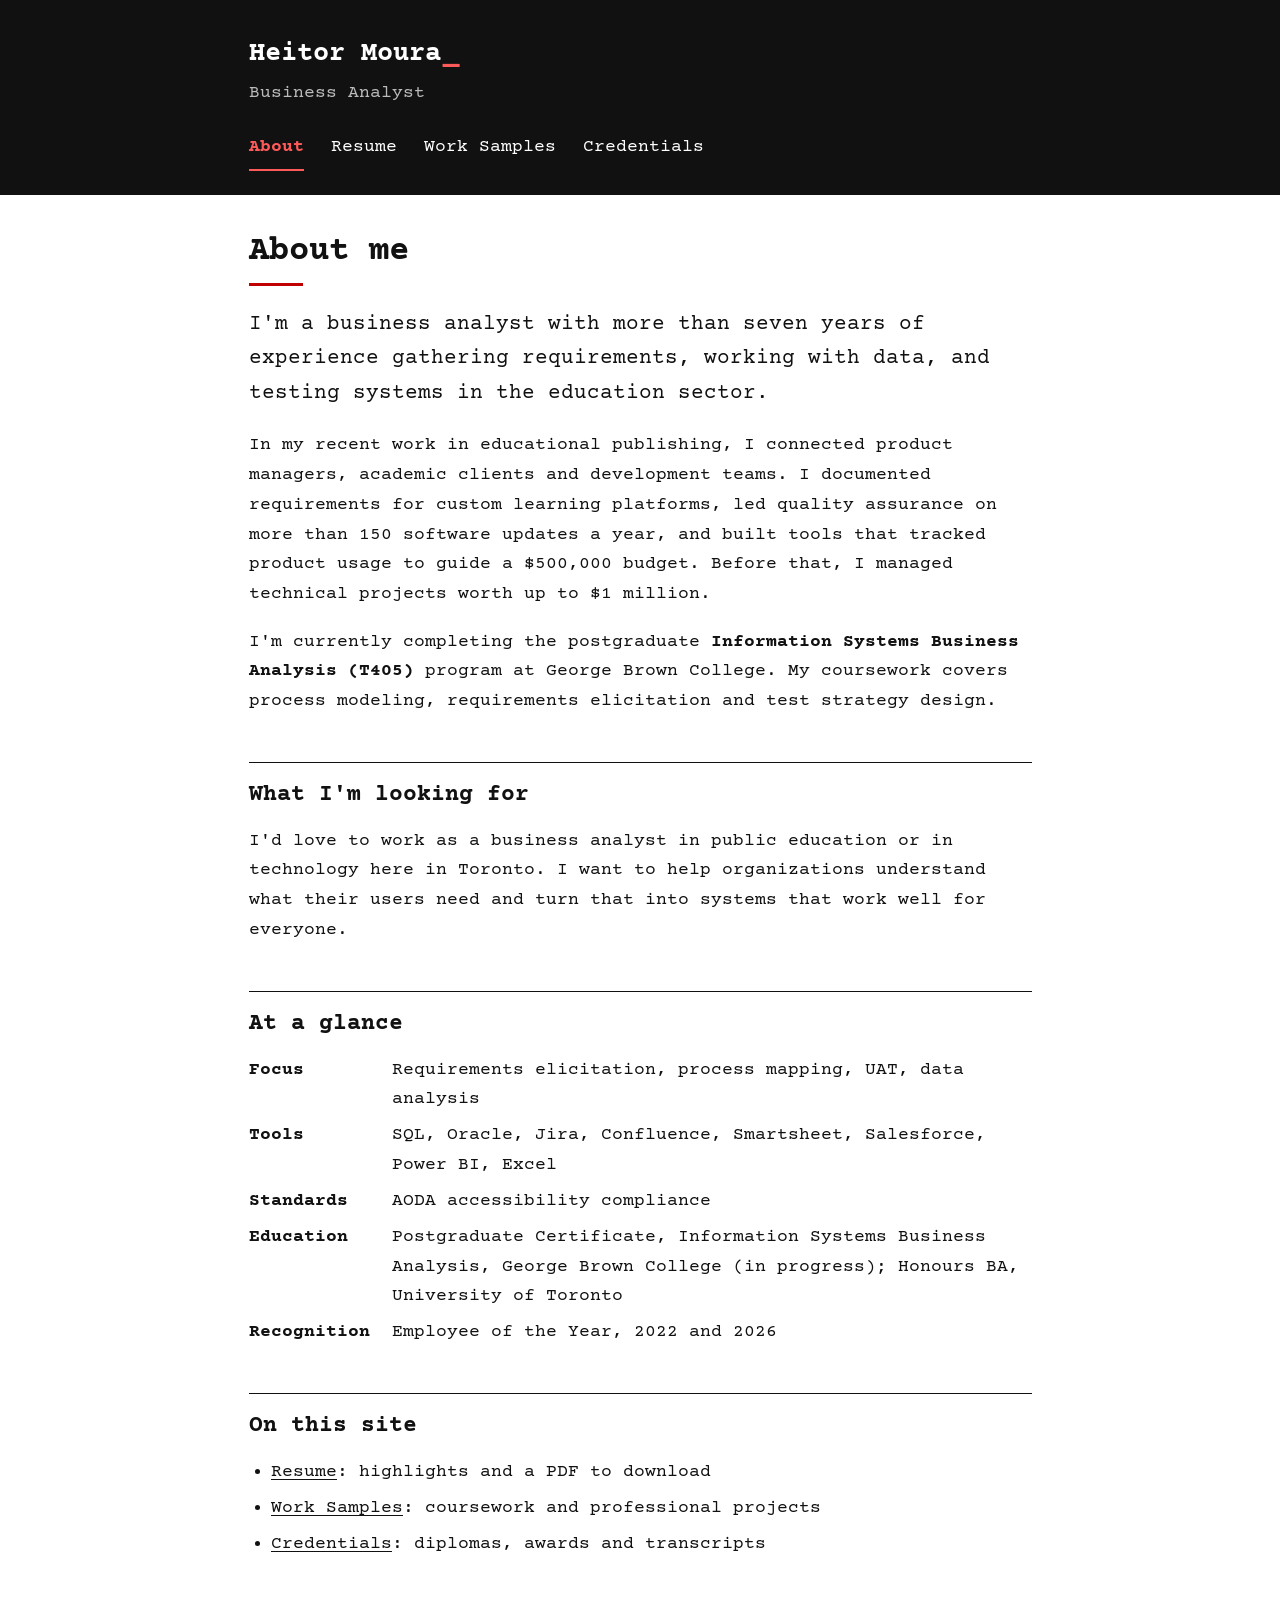
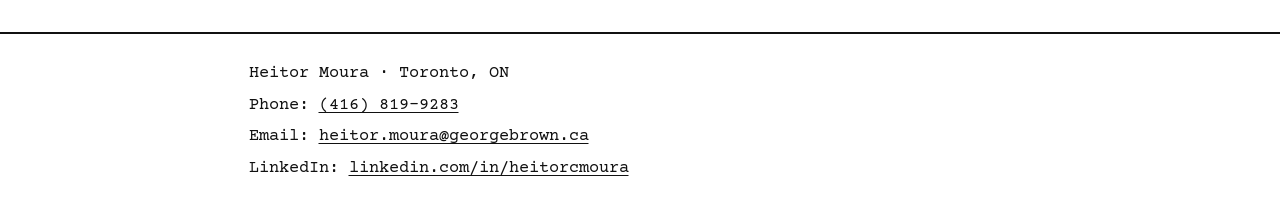
<file: index.html>
<!DOCTYPE html>
<html lang="en">
<head>
  <meta charset="utf-8">
  <meta name="viewport" content="width=device-width, initial-scale=1">
  <title>About | Heitor Moura</title>
  <meta name="description" content="Portfolio of Heitor Moura, business analyst: requirements, SQL, UAT and process design.">
  <link rel="preconnect" href="https://fonts.googleapis.com">
  <link rel="preconnect" href="https://fonts.gstatic.com" crossorigin>
  <link href="https://fonts.googleapis.com/css2?family=Courier+Prime:wght@400;700&display=swap" rel="stylesheet">
  <link rel="stylesheet" href="css/style.css">
</head>
<body>
  <a class="skip" href="#main">Skip to content</a>
  <header class="site">
    <div class="wrap">
      <a class="name" href="index.html">Heitor Moura</a>
      <p class="tagline">Business Analyst</p>
      <nav aria-label="Main">
        <ul>
        <li><a href="index.html" aria-current="page">About</a></li>
        <li><a href="resume.html">Resume</a></li>
        <li><a href="work.html">Work Samples</a></li>
        <li><a href="credentials.html">Credentials</a></li>
        </ul>
      </nav>
    </div>
  </header>

  <main id="main">
    <div class="wrap">

      <h1>About me</h1>

      <!-- OPTIONAL PHOTO: put a square photo at assets/photo.jpg, then remove the comment marks around the line below.
      <p><img class="photo" src="assets/photo.jpg" alt="Portrait of Heitor Moura"></p>
      -->

      <p class="lead">I'm a business analyst with more than seven years of experience gathering requirements, working with data, and testing systems in the education sector.</p>

      <p>In my recent work in educational publishing, I connected product managers, academic clients and development teams. I documented requirements for custom learning platforms, led quality assurance on more than 150 software updates a year, and built tools that tracked product usage to guide a $500,000 budget. Before that, I managed technical projects worth up to $1 million.</p>

      <p>I'm currently completing the postgraduate <strong>Information Systems Business Analysis (T405)</strong> program at George Brown College. My coursework covers process modeling, requirements elicitation and test strategy design.</p>

      <h2>What I'm looking for</h2>
      <p>I'd love to work as a business analyst in public education or in technology here in Toronto. I want to help organizations understand what their users need and turn that into systems that work well for everyone.</p>

      <h2>At a glance</h2>
      <dl class="facts">
        <dt>Focus</dt>
        <dd>Requirements elicitation, process mapping, UAT, data analysis</dd>
        <dt>Tools</dt>
        <dd>SQL, Oracle, Jira, Confluence, Smartsheet, Salesforce, Power BI, Excel</dd>
        <dt>Standards</dt>
        <dd>AODA accessibility compliance</dd>
        <dt>Education</dt>
        <dd>Postgraduate Certificate, Information Systems Business Analysis, George Brown College (in progress); Honours BA, University of Toronto</dd>
        <dt>Recognition</dt>
        <dd>Employee of the Year, 2022 and 2026</dd>
      </dl>

      <h2>On this site</h2>
      <ul>
        <li><a href="resume.html">Resume</a>: highlights and a PDF to download</li>
        <li><a href="work.html">Work Samples</a>: coursework and professional projects</li>
        <li><a href="credentials.html">Credentials</a>: diplomas, awards and transcripts</li>
      </ul>

    </div>
  </main>

  <footer class="site">
    <div class="wrap">
      <p>Heitor Moura &middot; Toronto, ON</p>
      <p>Phone: <a href="tel:+14168199283">(416) 819-9283</a></p>
      <p>Email: <a href="mailto:heitor.moura@georgebrown.ca">heitor.moura@georgebrown.ca</a></p>
      <p>LinkedIn: <a href="https://www.linkedin.com/in/heitorcmoura/">linkedin.com/in/heitorcmoura</a></p>
    </div>
  </footer>
</body>
</html>
</file>
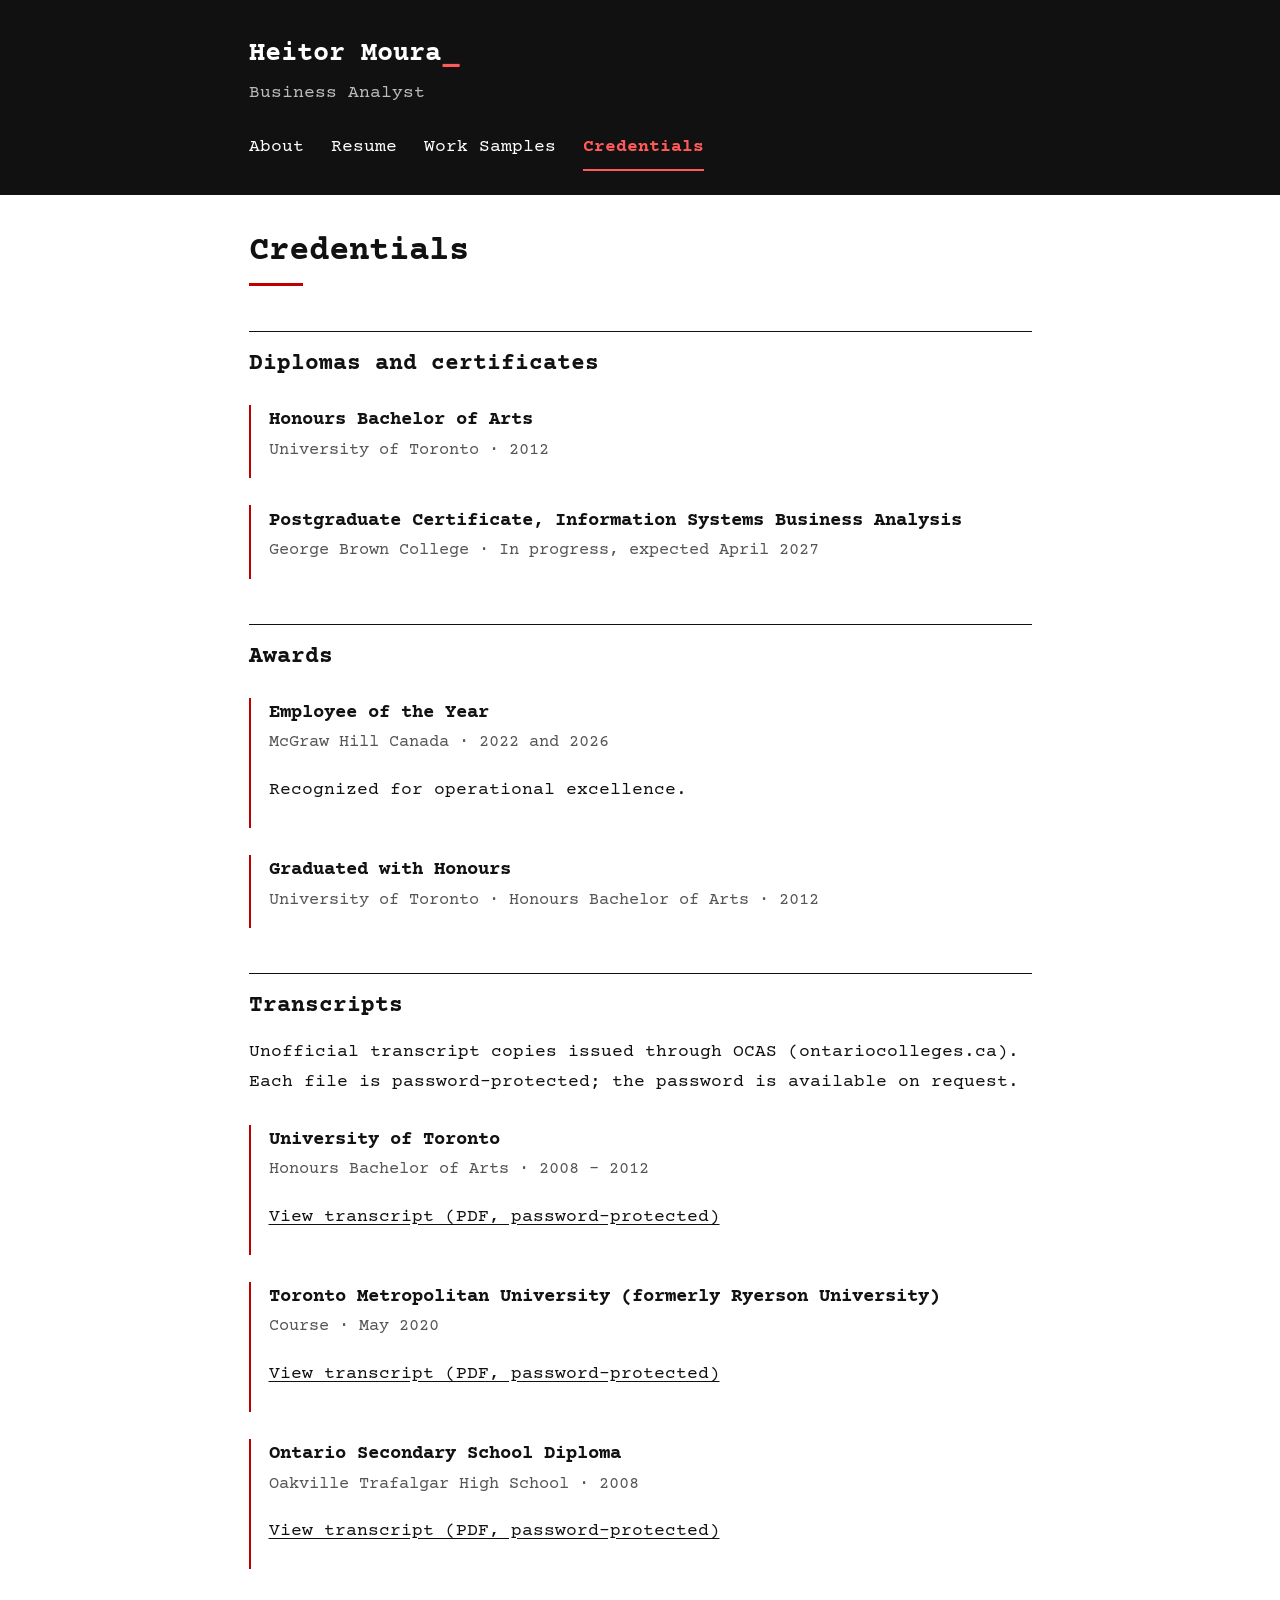
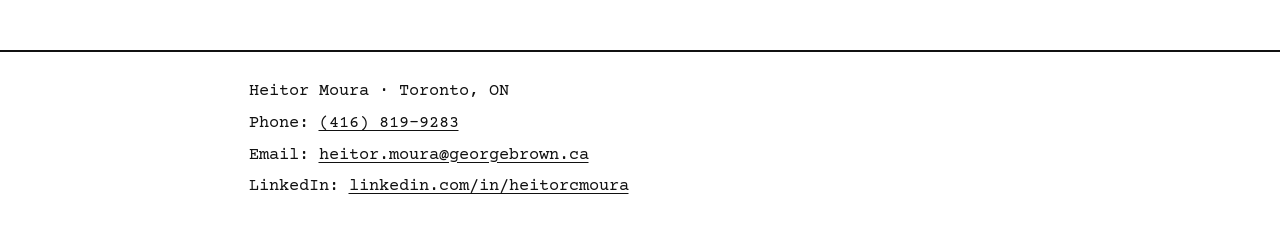
<file: credentials.html>
<!DOCTYPE html>
<html lang="en">
<head>
  <meta charset="utf-8">
  <meta name="viewport" content="width=device-width, initial-scale=1">
  <title>Credentials | Heitor Moura</title>
  <meta name="description" content="Portfolio of Heitor Moura, business analyst: requirements, SQL, UAT and process design.">
  <link rel="preconnect" href="https://fonts.googleapis.com">
  <link rel="preconnect" href="https://fonts.gstatic.com" crossorigin>
  <link href="https://fonts.googleapis.com/css2?family=Courier+Prime:wght@400;700&display=swap" rel="stylesheet">
  <link rel="stylesheet" href="css/style.css">
</head>
<body>
  <a class="skip" href="#main">Skip to content</a>
  <header class="site">
    <div class="wrap">
      <a class="name" href="index.html">Heitor Moura</a>
      <p class="tagline">Business Analyst</p>
      <nav aria-label="Main">
        <ul>
        <li><a href="index.html">About</a></li>
        <li><a href="resume.html">Resume</a></li>
        <li><a href="work.html">Work Samples</a></li>
        <li><a href="credentials.html" aria-current="page">Credentials</a></li>
        </ul>
      </nav>
    </div>
  </header>

  <main id="main">
    <div class="wrap">

      <h1>Credentials</h1>

      <h2>Diplomas and certificates</h2>

      <div class="entry">
        <h3>Honours Bachelor of Arts</h3>
        <p class="meta">University of Toronto &middot; 2012</p>
      </div>

      <div class="entry">
        <h3>Postgraduate Certificate, Information Systems Business Analysis</h3>
        <p class="meta">George Brown College &middot; In progress, expected April 2027</p>
      </div>


      <h2>Awards</h2>

      <div class="entry">
        <h3>Employee of the Year</h3>
        <p class="meta">McGraw Hill Canada &middot; 2022 and 2026</p>
        <p>Recognized for operational excellence.</p>
      </div>

      <div class="entry">
        <h3>Graduated with Honours</h3>
        <p class="meta">University of Toronto &middot; Honours Bachelor of Arts &middot; 2012</p>
      </div>

      <h2>Transcripts</h2>
      <p>Unofficial transcript copies issued through OCAS (ontariocolleges.ca). Each file is password-protected; the password is available on request.</p>

      <div class="entry">
        <h3>University of Toronto</h3>
        <p class="meta">Honours Bachelor of Arts &middot; 2008 &ndash; 2012</p>
        <p><a href="assets/transcript-uoft.pdf">View transcript (PDF, password-protected)</a></p>
      </div>

      <div class="entry">
        <h3>Toronto Metropolitan University (formerly Ryerson University)</h3>
        <p class="meta">Course &middot; May 2020</p>
        <p><a href="assets/transcript-tmu.pdf">View transcript (PDF, password-protected)</a></p>
      </div>

      <div class="entry">
        <h3>Ontario Secondary School Diploma</h3>
        <p class="meta">Oakville Trafalgar High School &middot; 2008</p>
        <p><a href="assets/transcript-high-school.pdf">View transcript (PDF, password-protected)</a></p>
      </div>

    </div>
  </main>

  <footer class="site">
    <div class="wrap">
      <p>Heitor Moura &middot; Toronto, ON</p>
      <p>Phone: <a href="tel:+14168199283">(416) 819-9283</a></p>
      <p>Email: <a href="mailto:heitor.moura@georgebrown.ca">heitor.moura@georgebrown.ca</a></p>
      <p>LinkedIn: <a href="https://www.linkedin.com/in/heitorcmoura/">linkedin.com/in/heitorcmoura</a></p>
    </div>
  </footer>
</body>
</html>
</file>
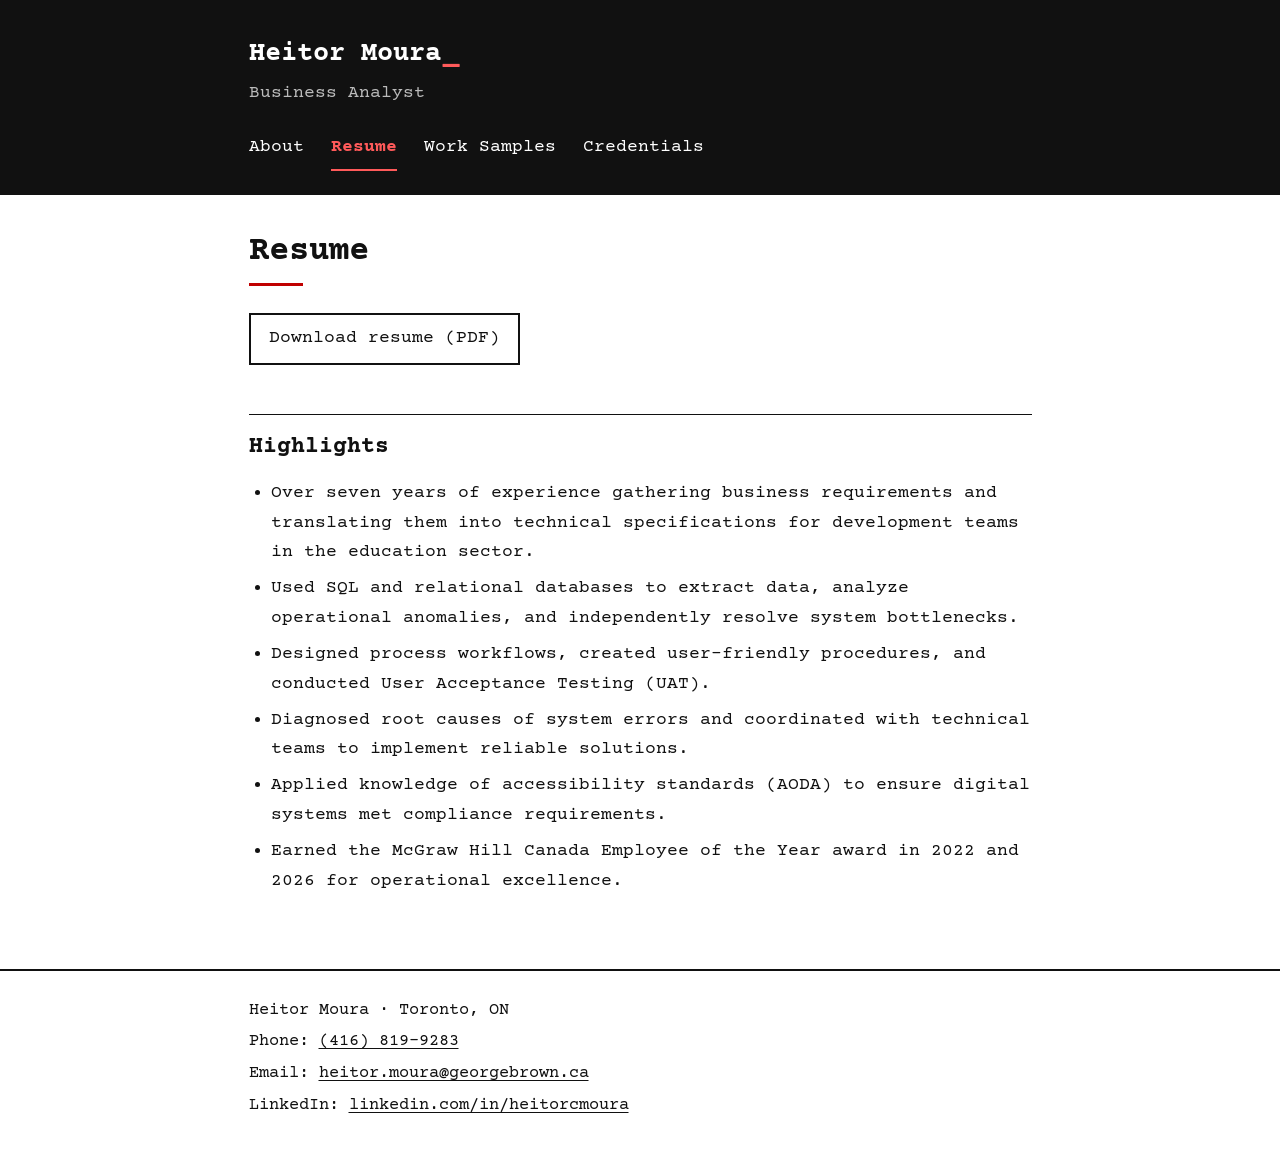
<file: resume.html>
<!DOCTYPE html>
<html lang="en">
<head>
  <meta charset="utf-8">
  <meta name="viewport" content="width=device-width, initial-scale=1">
  <title>Resume | Heitor Moura</title>
  <meta name="description" content="Portfolio of Heitor Moura, business analyst: requirements, SQL, UAT and process design.">
  <link rel="preconnect" href="https://fonts.googleapis.com">
  <link rel="preconnect" href="https://fonts.gstatic.com" crossorigin>
  <link href="https://fonts.googleapis.com/css2?family=Courier+Prime:wght@400;700&display=swap" rel="stylesheet">
  <link rel="stylesheet" href="css/style.css">
</head>
<body>
  <a class="skip" href="#main">Skip to content</a>
  <header class="site">
    <div class="wrap">
      <a class="name" href="index.html">Heitor Moura</a>
      <p class="tagline">Business Analyst</p>
      <nav aria-label="Main">
        <ul>
        <li><a href="index.html">About</a></li>
        <li><a href="resume.html" aria-current="page">Resume</a></li>
        <li><a href="work.html">Work Samples</a></li>
        <li><a href="credentials.html">Credentials</a></li>
        </ul>
      </nav>
    </div>
  </header>

  <main id="main">
    <div class="wrap">

      <h1>Resume</h1>
      <p>
        <a class="button" href="assets/Heitor-Moura-Resume.pdf">Download resume (PDF)</a>
      </p>

      <h2>Highlights</h2>
      <ul>
        <li>Over seven years of experience gathering business requirements and translating them into technical specifications for development teams in the education sector.</li>
        <li>Used SQL and relational databases to extract data, analyze operational anomalies, and independently resolve system bottlenecks.</li>
        <li>Designed process workflows, created user-friendly procedures, and conducted User Acceptance Testing (UAT).</li>
        <li>Diagnosed root causes of system errors and coordinated with technical teams to implement reliable solutions.</li>
        <li>Applied knowledge of accessibility standards (AODA) to ensure digital systems met compliance requirements.</li>
        <li>Earned the McGraw Hill Canada Employee of the Year award in 2022 and 2026 for operational excellence.</li>
      </ul>

    </div>
  </main>

  <footer class="site">
    <div class="wrap">
      <p>Heitor Moura &middot; Toronto, ON</p>
      <p>Phone: <a href="tel:+14168199283">(416) 819-9283</a></p>
      <p>Email: <a href="mailto:heitor.moura@georgebrown.ca">heitor.moura@georgebrown.ca</a></p>
      <p>LinkedIn: <a href="https://www.linkedin.com/in/heitorcmoura/">linkedin.com/in/heitorcmoura</a></p>
    </div>
  </footer>
</body>
</html>
</file>
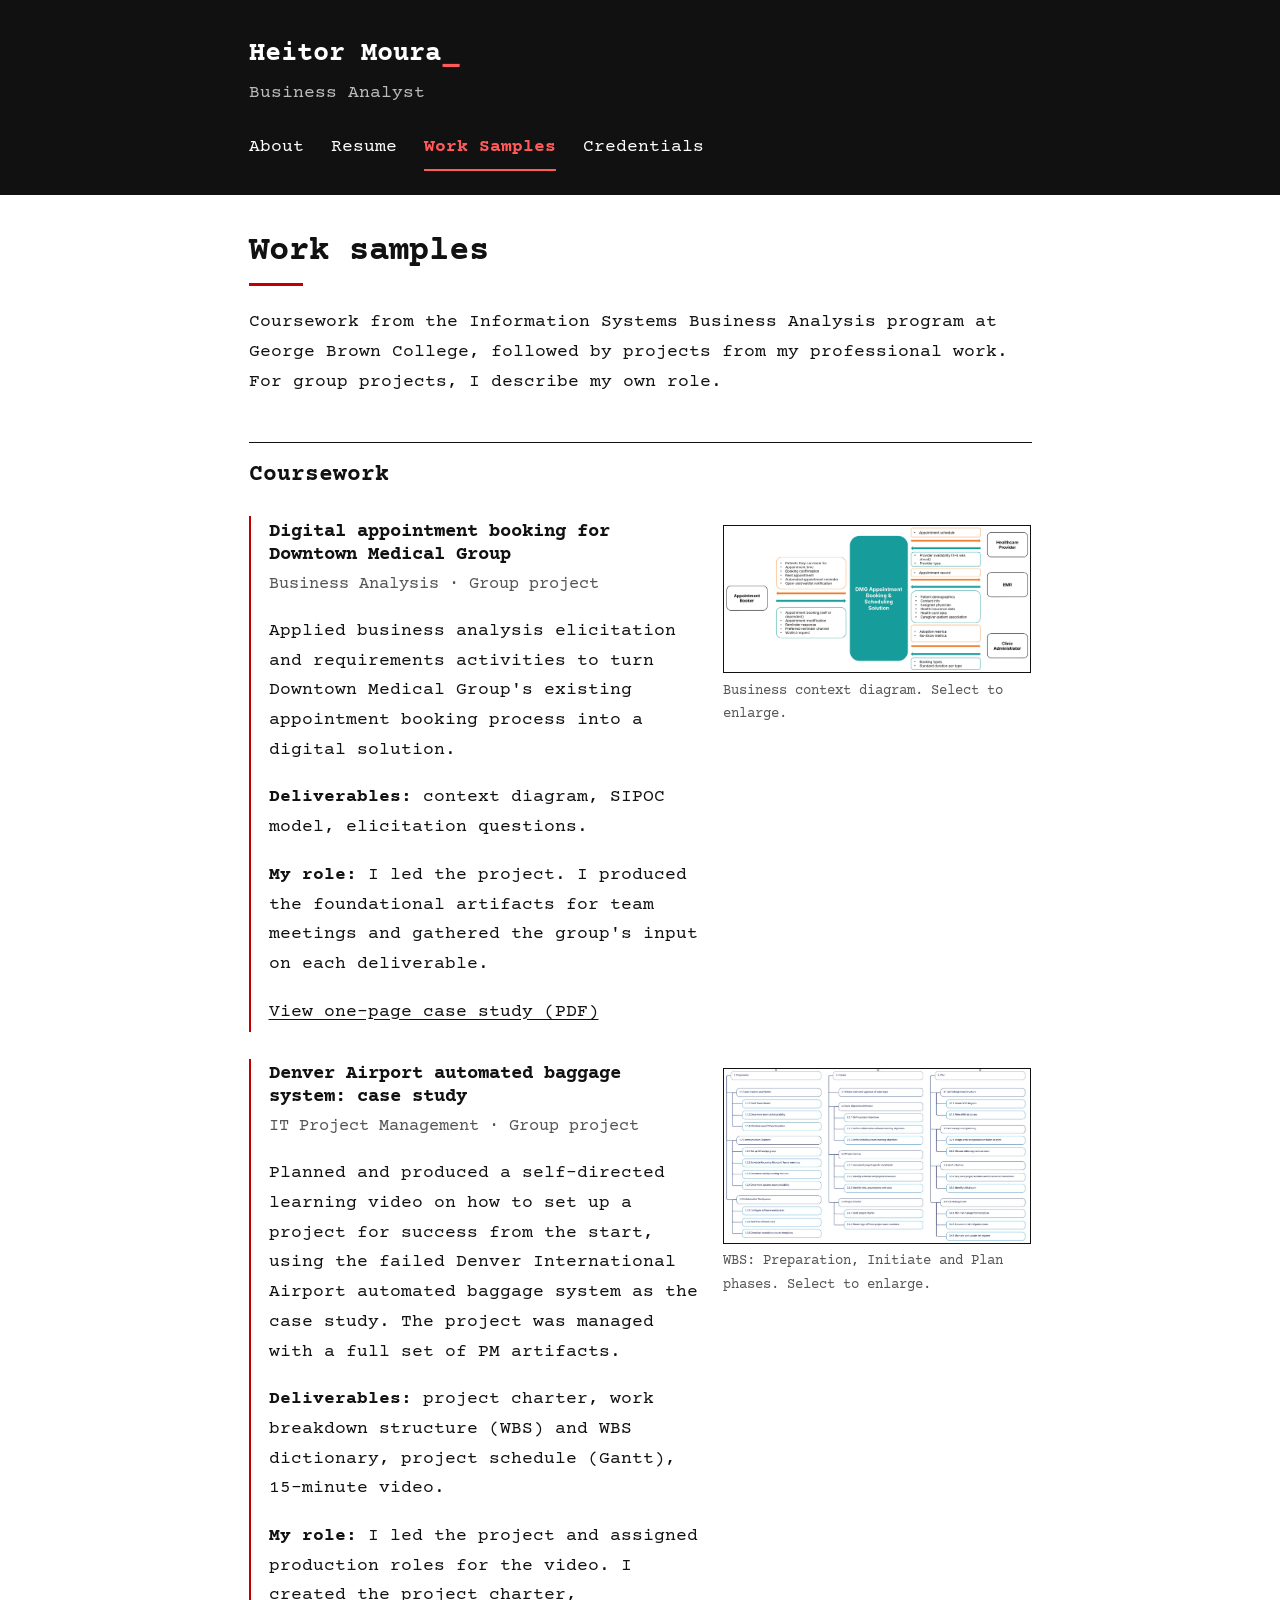
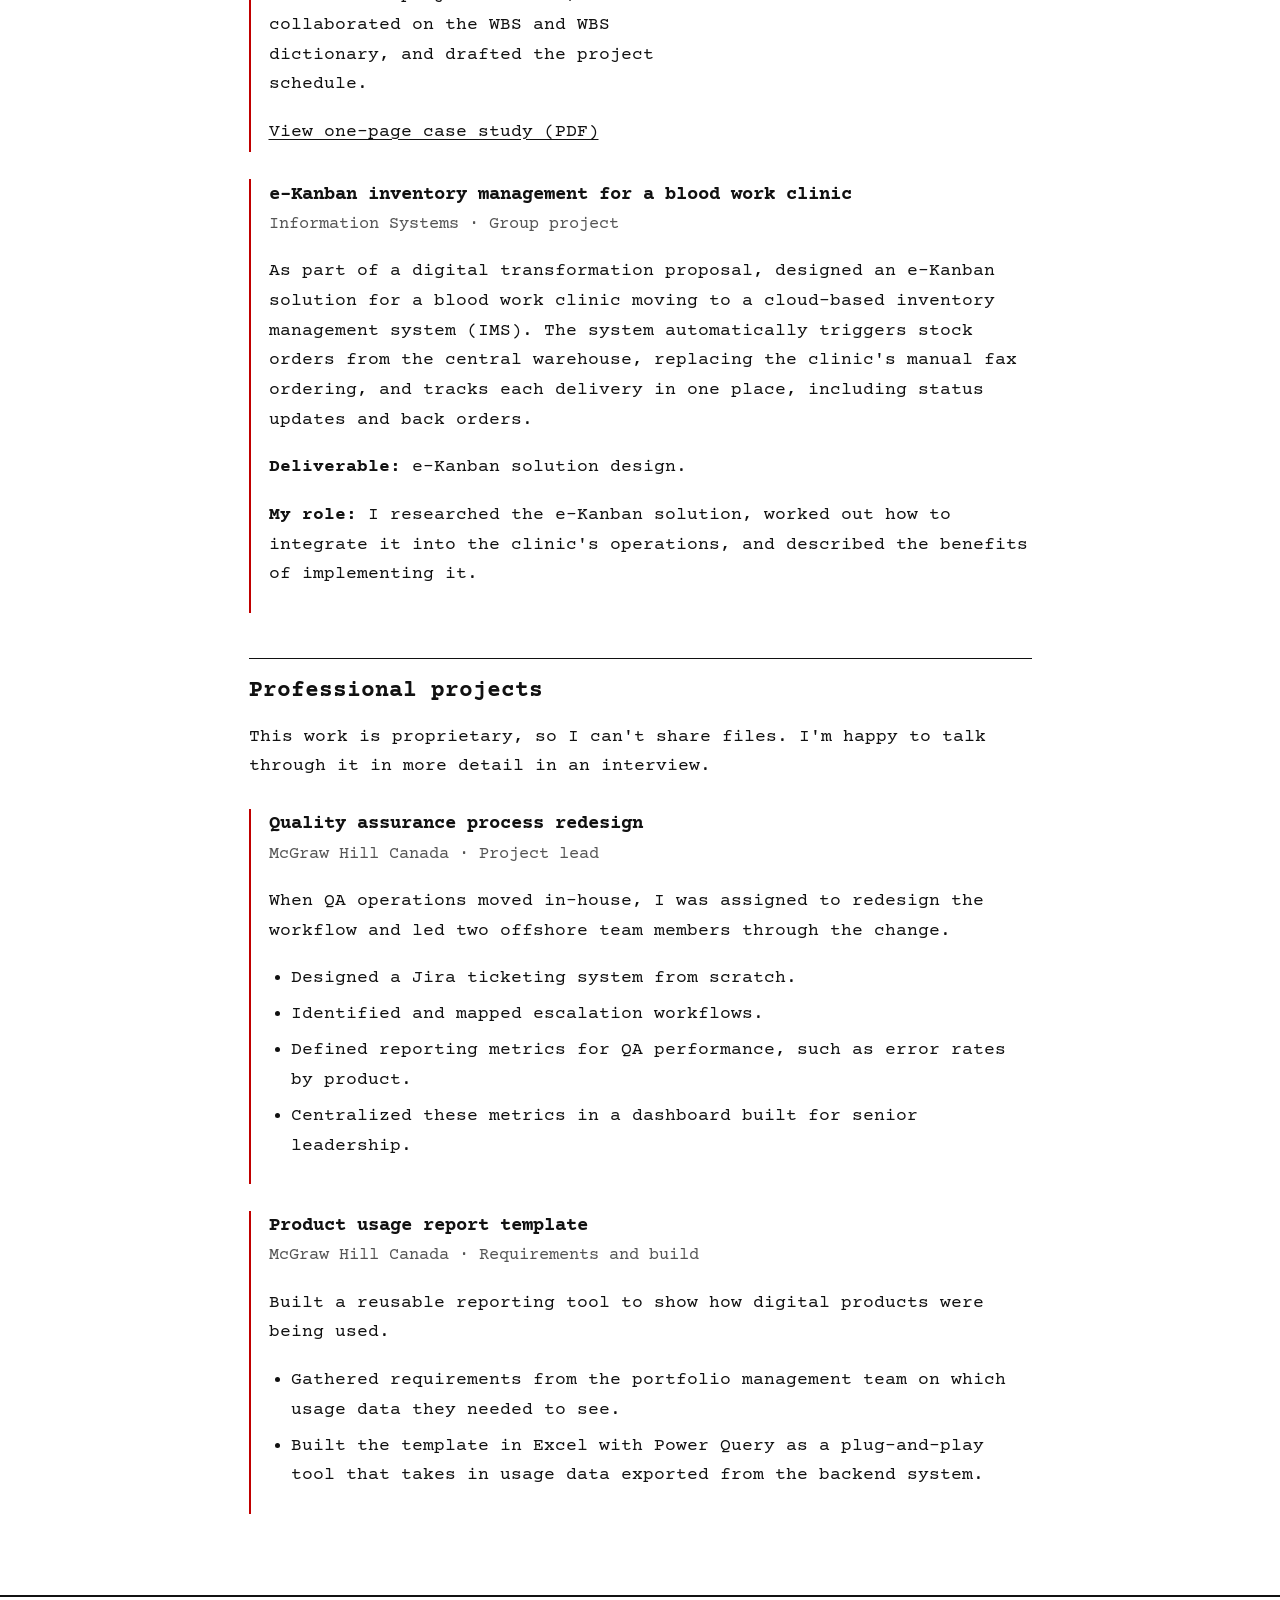
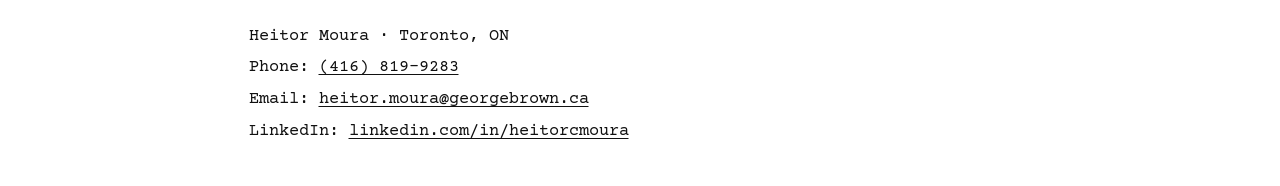
<file: work.html>
<!DOCTYPE html>
<html lang="en">
<head>
  <meta charset="utf-8">
  <meta name="viewport" content="width=device-width, initial-scale=1">
  <title>Work Samples | Heitor Moura</title>
  <meta name="description" content="Portfolio of Heitor Moura, business analyst: requirements, SQL, UAT and process design.">
  <link rel="preconnect" href="https://fonts.googleapis.com">
  <link rel="preconnect" href="https://fonts.gstatic.com" crossorigin>
  <link href="https://fonts.googleapis.com/css2?family=Courier+Prime:wght@400;700&display=swap" rel="stylesheet">
  <link rel="stylesheet" href="css/style.css">
</head>
<body>
  <a class="skip" href="#main">Skip to content</a>
  <header class="site">
    <div class="wrap">
      <a class="name" href="index.html">Heitor Moura</a>
      <p class="tagline">Business Analyst</p>
      <nav aria-label="Main">
        <ul>
        <li><a href="index.html">About</a></li>
        <li><a href="resume.html">Resume</a></li>
        <li><a href="work.html" aria-current="page">Work Samples</a></li>
        <li><a href="credentials.html">Credentials</a></li>
        </ul>
      </nav>
    </div>
  </header>

  <main id="main">
    <div class="wrap">

      <h1>Work samples</h1>
      <p>Coursework from the Information Systems Business Analysis program at George Brown College, followed by projects from my professional work. For group projects, I describe my own role.</p>

      <h2>Coursework</h2>

      <div class="entry has-figure">
        <div class="entry-text">
          <h3>Digital appointment booking for Downtown Medical Group</h3>
          <p class="meta">Business Analysis &middot; Group project</p>
          <p>Applied business analysis elicitation and requirements activities to turn Downtown Medical Group's existing appointment booking process into a digital solution.</p>
          <p><strong>Deliverables:</strong> context diagram, SIPOC model, elicitation questions.</p>
          <p><strong>My role:</strong> I led the project. I produced the foundational artifacts for team meetings and gathered the group's input on each deliverable.</p>
          <p><a href="assets/sample-dmg-appointment-booking.pdf">View one-page case study (PDF)</a></p>
        </div>
        <figure class="sample">
          <a href="assets/img-dmg-context-diagram.png"><img src="assets/img-dmg-context-diagram.png" alt="Business context diagram showing the appointment booking solution exchanging data with the appointment booker, healthcare provider, EMR and clinic administrator."></a>
          <figcaption>Business context diagram. Select to enlarge.</figcaption>
        </figure>
      </div>


      <div class="entry has-figure">
        <div class="entry-text">
          <h3>Denver Airport automated baggage system: case study</h3>
          <p class="meta">IT Project Management &middot; Group project</p>
          <p>Planned and produced a self-directed learning video on how to set up a project for success from the start, using the failed Denver International Airport automated baggage system as the case study. The project was managed with a full set of PM artifacts.</p>
          <p><strong>Deliverables:</strong> project charter, work breakdown structure (WBS) and WBS dictionary, project schedule (Gantt), 15-minute video.</p>
          <p><strong>My role:</strong> I led the project and assigned production roles for the video. I created the project charter, collaborated on the WBS and WBS dictionary, and drafted the project schedule.</p>
          <p><a href="assets/sample-denver-airport.pdf">View one-page case study (PDF)</a></p>
        </div>
        <figure class="sample">
          <a href="assets/img-denver-wbs.png"><img src="assets/img-denver-wbs.png" alt="Section of the work breakdown structure showing the Preparation, Initiate and Plan phases and their work packages."></a>
          <figcaption>WBS: Preparation, Initiate and Plan phases. Select to enlarge.</figcaption>
        </figure>
      </div>

      <div class="entry">
        <h3>e-Kanban inventory management for a blood work clinic</h3>
        <p class="meta">Information Systems &middot; Group project</p>
        <p>As part of a digital transformation proposal, designed an e-Kanban solution for a blood work clinic moving to a cloud-based inventory management system (IMS). The system automatically triggers stock orders from the central warehouse, replacing the clinic's manual fax ordering, and tracks each delivery in one place, including status updates and back orders.</p>
        <p><strong>Deliverable:</strong> e-Kanban solution design.</p>
        <p><strong>My role:</strong> I researched the e-Kanban solution, worked out how to integrate it into the clinic's operations, and described the benefits of implementing it.</p>
      </div>

      <h2>Professional projects</h2>
      <p>This work is proprietary, so I can't share files. I'm happy to talk through it in more detail in an interview.</p>

      <div class="entry">
        <h3>Quality assurance process redesign</h3>
        <p class="meta">McGraw Hill Canada &middot; Project lead</p>
        <p>When QA operations moved in-house, I was assigned to redesign the workflow and led two offshore team members through the change.</p>
        <ul>
          <li>Designed a Jira ticketing system from scratch.</li>
          <li>Identified and mapped escalation workflows.</li>
          <li>Defined reporting metrics for QA performance, such as error rates by product.</li>
          <li>Centralized these metrics in a dashboard built for senior leadership.</li>
        </ul>
      </div>

      <div class="entry">
        <h3>Product usage report template</h3>
        <p class="meta">McGraw Hill Canada &middot; Requirements and build</p>
        <p>Built a reusable reporting tool to show how digital products were being used.</p>
        <ul>
          <li>Gathered requirements from the portfolio management team on which usage data they needed to see.</li>
          <li>Built the template in Excel with Power Query as a plug-and-play tool that takes in usage data exported from the backend system.</li>
        </ul>
      </div>

    </div>
  </main>

  <footer class="site">
    <div class="wrap">
      <p>Heitor Moura &middot; Toronto, ON</p>
      <p>Phone: <a href="tel:+14168199283">(416) 819-9283</a></p>
      <p>Email: <a href="mailto:heitor.moura@georgebrown.ca">heitor.moura@georgebrown.ca</a></p>
      <p>LinkedIn: <a href="https://www.linkedin.com/in/heitorcmoura/">linkedin.com/in/heitorcmoura</a></p>
    </div>
  </footer>
</body>
</html>
</file>
<file: css/style.css>
/* Heitor Moura — portfolio
   Plain on purpose: white page, black text, thin rules.
   Everything is set in Courier Prime, a Courier designed for screens,
   with Courier New as the fallback. */

:root {
  --ink: #111;
  --muted: #555;
  --rule: #111;
  --accent: #c00000; /* link highlight red: 6.6:1 contrast on white */
  --accent-on-dark: #ff5a5a; /* same red, brightened for the black header */
  --header-bg: #111;
  --bg: #fff;
  --mono: "Courier Prime", "Courier New", Courier, monospace;
  --body: var(--mono);
  --width: 46rem;
}

* { box-sizing: border-box; }

html { font-size: 112.5%; } /* 18px base */

body {
  margin: 0;
  background: var(--bg);
  color: var(--ink);
  font-family: var(--body);
  line-height: 1.65;
}

/* Skip link for keyboard and screen-reader users */
.skip {
  position: absolute;
  left: -999px;
  top: 0;
  background: var(--ink);
  color: var(--bg);
  padding: .5rem 1rem;
  z-index: 10;
}
.skip:focus { left: 1rem; top: 1rem; }

.wrap {
  max-width: var(--width);
  margin: 0 auto;
  padding: 0 1.25rem;
}

/* Header + navigation */
header.site {
  background: var(--header-bg);
  color: #fff;
  padding: 1.75rem 0 1rem;
}
header.site :focus-visible { outline-color: #fff; }
.name {
  font-family: var(--mono);
  font-size: 1.5rem;
  font-weight: 700;
  color: #fff;
  text-decoration: none;
}
/* Blinking typewriter cursor after the name (decorative, hidden from screen readers) */
.name::after {
  content: "_";
  content: "_" / "";
  margin-left: .1em;
  color: var(--accent-on-dark);
  animation: blink 1.1s steps(1) infinite;
}
@keyframes blink { 50% { opacity: 0; } }
@media (prefers-reduced-motion: reduce) { .name::after { animation: none; } }
.tagline {
  font-family: var(--mono);
  margin: .15rem 0 1rem;
  color: #bbb;
}
nav ul {
  list-style: none;
  margin: 0;
  padding: 0;
  display: flex;
  flex-wrap: wrap;
  gap: .25rem 1.5rem;
  font-family: var(--mono);
}
nav a {
  color: #fff;
  text-decoration: none;
  display: inline-block;
  padding: .35rem 0;
  border-bottom: 2px solid transparent;
}
nav a:hover, nav a:focus-visible { color: var(--accent-on-dark); border-bottom-color: var(--accent-on-dark); }
nav a[aria-current="page"] { color: var(--accent-on-dark); border-bottom-color: var(--accent-on-dark); font-weight: 700; }

/* Content */
main { padding: 2rem 0 3rem; }

h1, h2, h3 {
  font-family: var(--mono);
  line-height: 1.2;
  font-weight: 700;
}
h1 { font-size: 1.9rem; margin: 0 0 1.25rem; }
/* Short red rule under each page title */
h1::after { content: ""; display: block; width: 3rem; height: 3px; background: var(--accent); margin-top: .6rem; }
h2 {
  font-size: 1.3rem;
  margin: 2.5rem 0 .75rem;
  padding-top: 1rem;
  border-top: 1px solid var(--rule);
}
h3 { font-size: 1.05rem; margin: 1.5rem 0 .25rem; }

p, li { max-width: 70ch; }
ul { padding-left: 1.25rem; }
li { margin-bottom: .35rem; }

a { color: var(--ink); text-decoration: underline; text-underline-offset: 3px; }
a:hover, a:focus-visible { color: var(--accent); text-decoration-thickness: 2px; }

:focus-visible { outline: 3px solid var(--ink); outline-offset: 3px; }

.meta {
  font-family: var(--mono);
  color: var(--muted);
  margin: 0 0 .5rem;
  font-size: .95rem;
}

.lead { font-size: 1.15rem; }

/* Simple bordered button, e.g. "Download PDF" */
.button {
  display: inline-block;
  font-family: var(--mono);
  border: 2px solid var(--ink);
  padding: .5rem 1rem;
  text-decoration: none;
  margin: .25rem .5rem .25rem 0;
}
.button:hover, .button:focus-visible { background: var(--accent); border-color: var(--accent); color: var(--bg); }

/* Entries on Work Samples / Credentials pages */
.entry {
  border-left: 2px solid var(--accent);
  padding: .25rem 0 .25rem 1rem;
  margin: 1.5rem 0;
}
.entry h3 { margin-top: 0; }

/* Two-column label/value list */
dl.facts { display: grid; grid-template-columns: max-content 1fr; gap: .35rem 1.25rem; }
dl.facts dt { font-family: var(--mono); font-weight: 700; }
dl.facts dd { margin: 0; }

/* Optional profile photo */
.photo { width: 160px; height: 160px; object-fit: cover; border: 1px solid var(--rule); }

/* PLACEHOLDERS — delete each one once you've filled it in.
   Dashed boxes make it easy to spot anything you've missed before submitting. */
.todo {
  border: 1px dashed var(--muted);
  padding: .1rem .4rem;
  color: var(--muted);
  font-family: var(--mono);
  font-size: .9rem;
}
div.todo { display: block; padding: .75rem 1rem; margin: 1rem 0; }

footer.site {
  border-top: 2px solid var(--rule);
  padding: 1.25rem 0 2rem;
  font-family: var(--mono);
  font-size: .95rem;
}
footer.site p { margin: .2rem 0; }

@media (max-width: 600px) {
  /* Keep the four nav links on one row on phones */
  nav ul { flex-wrap: nowrap; justify-content: space-between; gap: .5rem; font-size: .78rem; letter-spacing: -.02em; }
  nav a { padding: .6rem 0; white-space: nowrap; }
  html { font-size: 106.25%; } /* 17px */
  h1 { font-size: 1.6rem; }
  dl.facts { grid-template-columns: 1fr; }
  dl.facts dd { margin-bottom: .5rem; }
}

@media print {
  nav, .skip, .button, .todo { display: none; }
  header.site { background: none; color: #000; border-bottom: 2px solid #000; }
  .name, .tagline { color: #000; }
  .name::after { content: none; }
  footer.site { border-color: #000; }
}

/* Work samples with an image beside the description */
.entry.has-figure { display: grid; grid-template-columns: minmax(0, 1.4fr) minmax(0, 1fr); gap: 1.25rem; align-items: start; }
.entry-text > :last-child { margin-bottom: 0; }
figure.sample { margin: .25rem 0 0; }
figure.sample img { width: 100%; height: auto; display: block; border: 1px solid var(--rule); }
figure.sample a:hover img, figure.sample a:focus-visible img { border-color: var(--accent); }
figure.sample figcaption { color: var(--muted); font-size: .8rem; margin-top: .35rem; }
@media (max-width: 700px) {
  .entry.has-figure { grid-template-columns: 1fr; }
}
</file>
